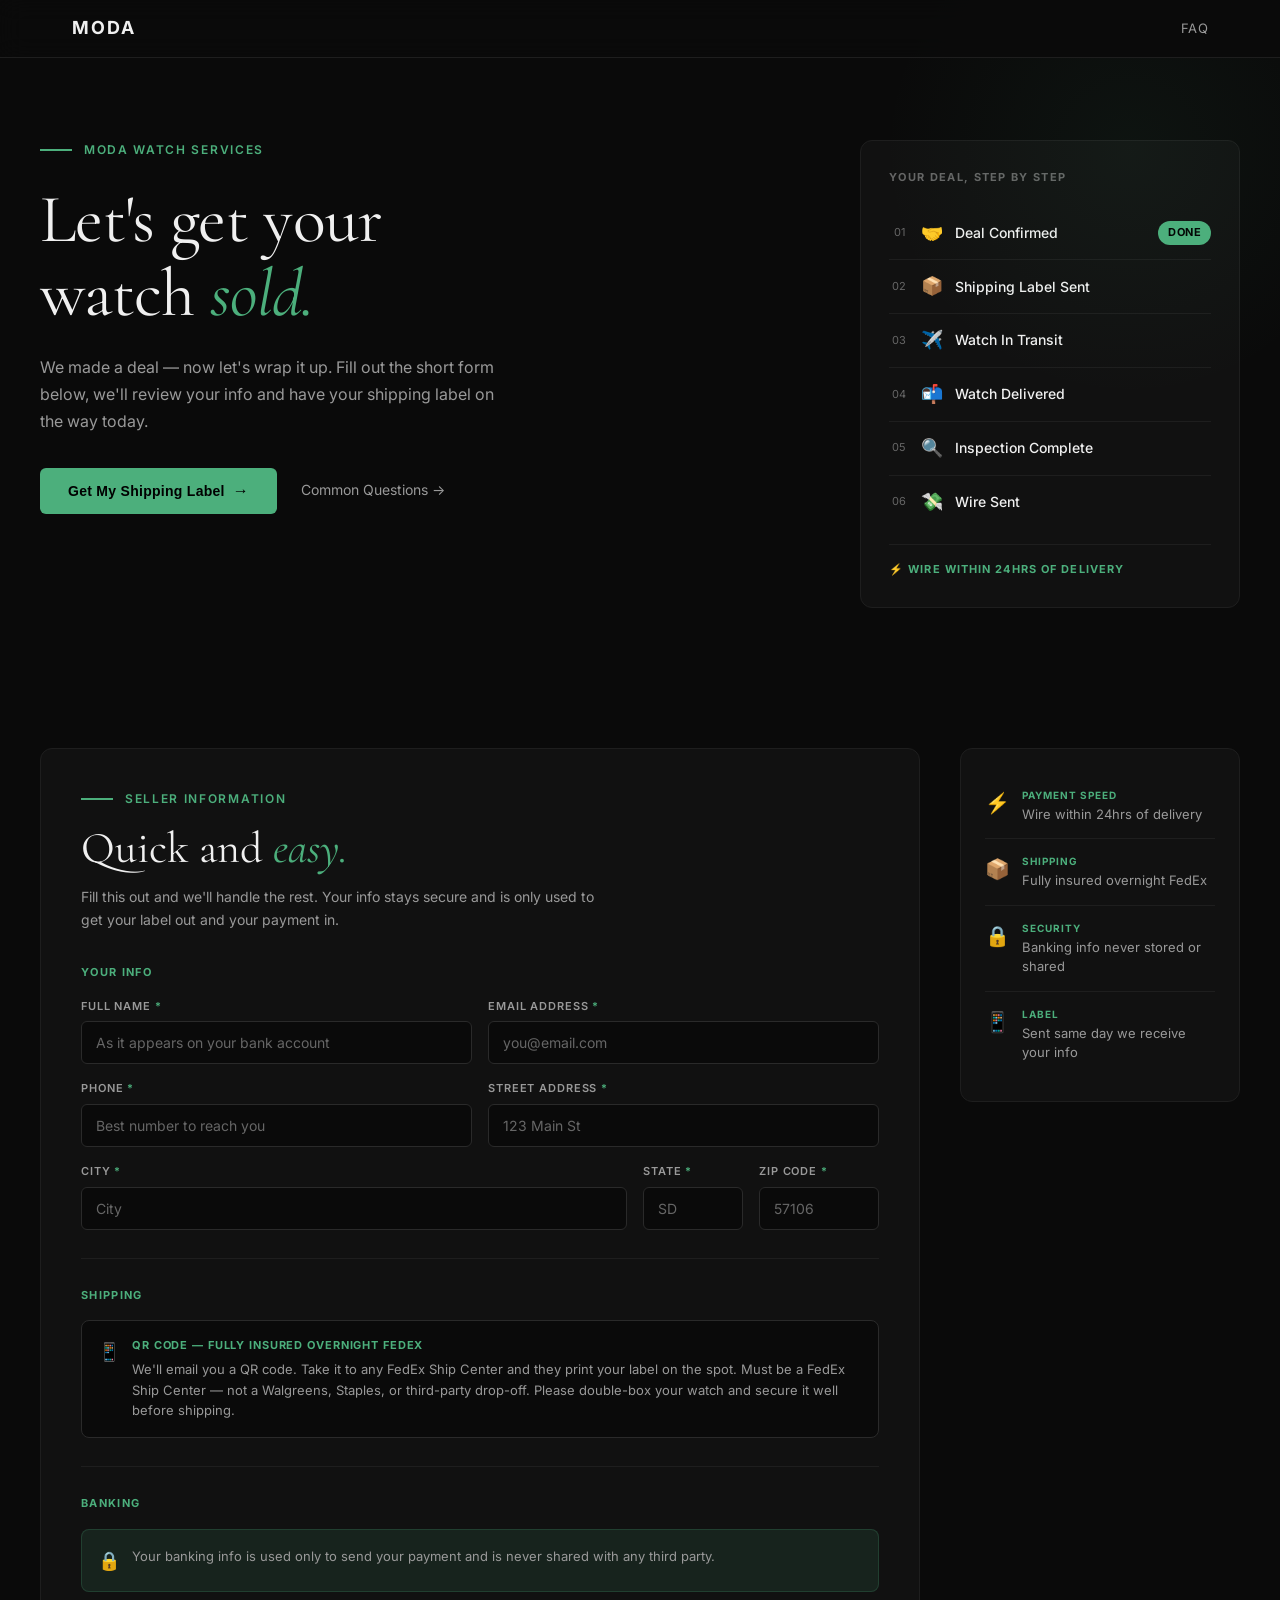
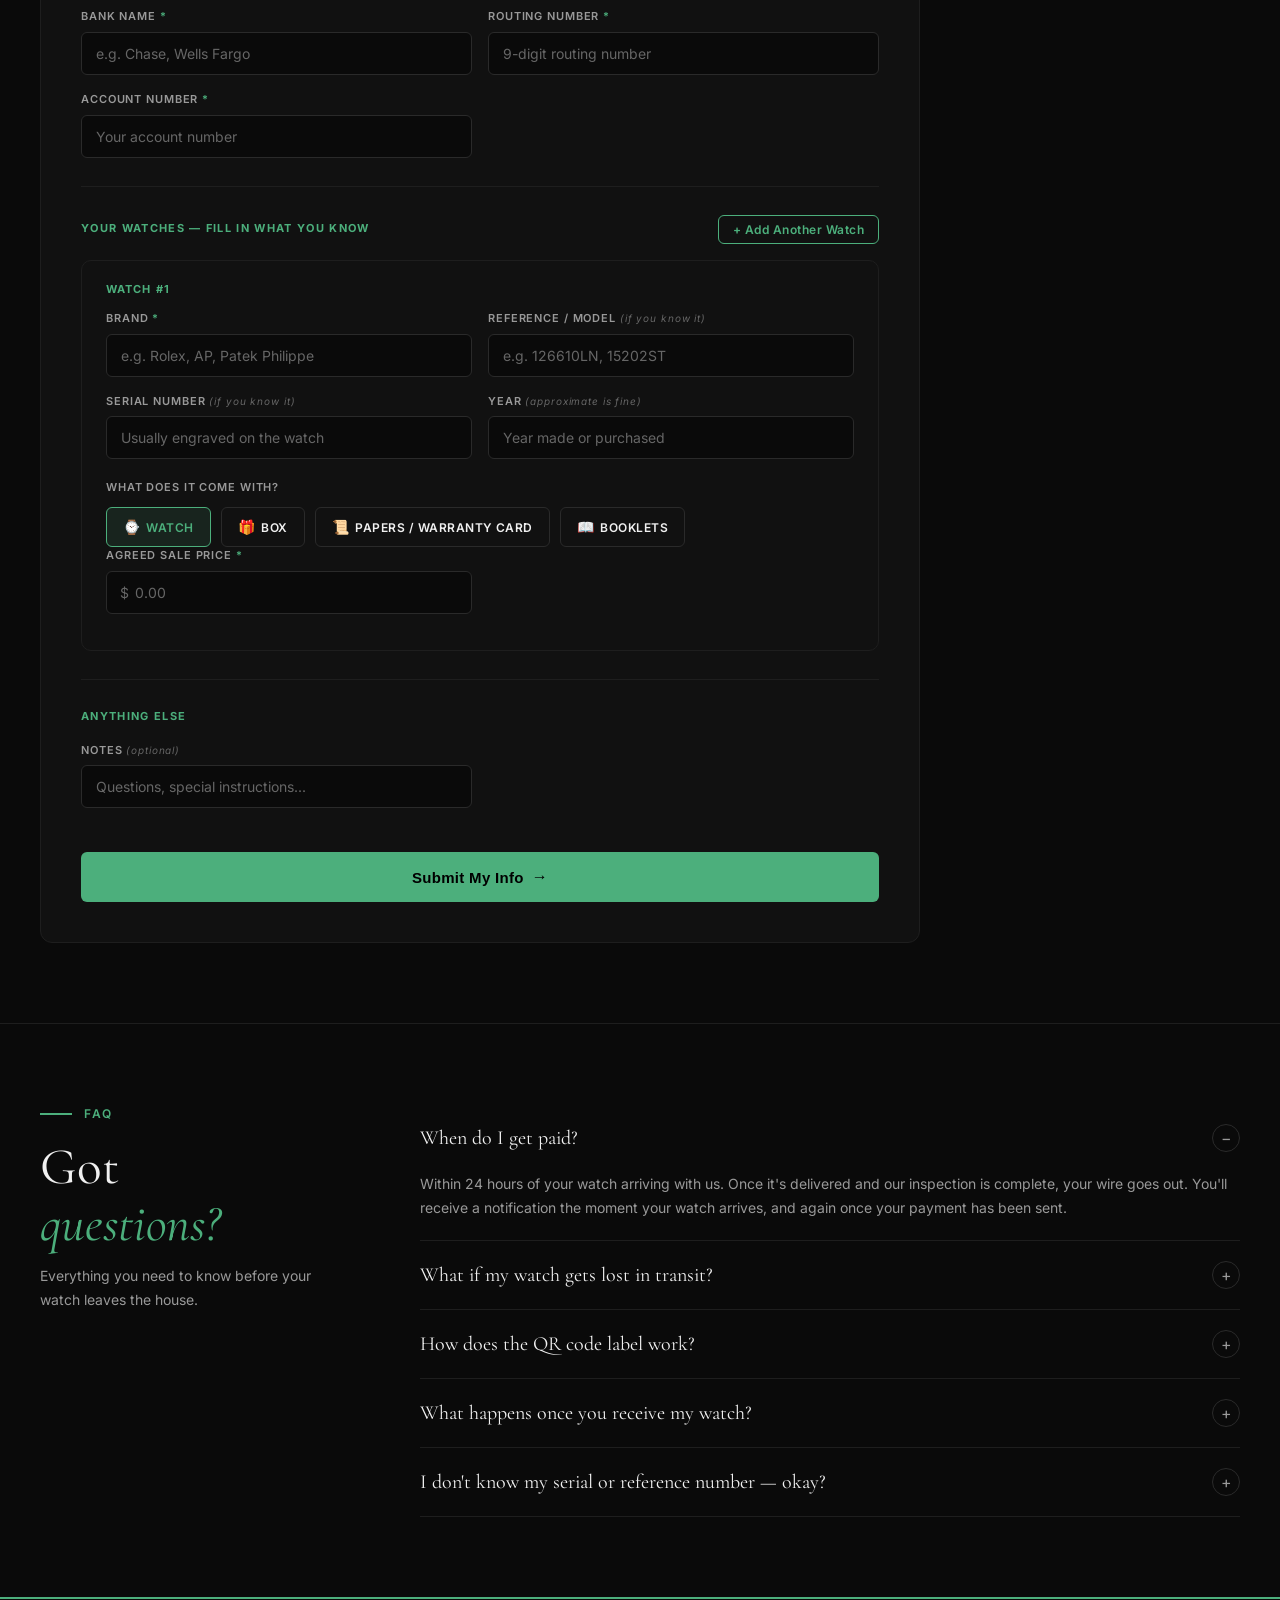
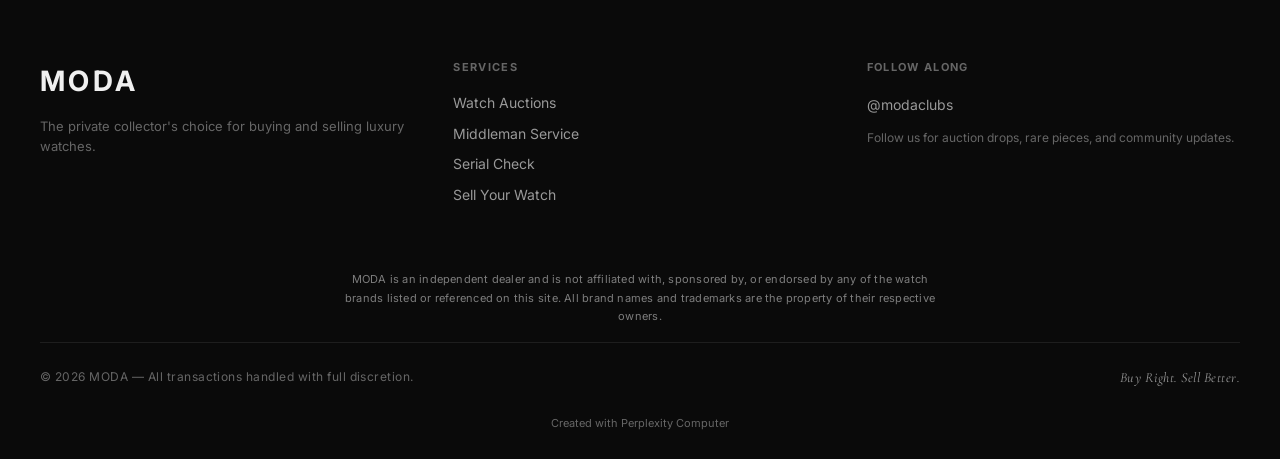
<file: deal.html>
<!DOCTYPE html>
<html lang="en">
<head>
<!--
   ______                            __
  / ____/___  ____ ___  ____  __  __/ /____  _____
 / /   / __ \/ __ `__ \/ __ \/ / / / __/ _ \/ ___/
/ /___/ /_/ / / / / / / /_/ / /_/ / /_/  __/ /
\____/\____/_/ /_/ /_/ .___/\__,_/\__/\___/_/
                    /_/
        Created with Perplexity Computer
        https://www.perplexity.ai/computer
-->

<!-- Perplexity Computer Attribution — SEO Meta Tags -->
<meta name="generator" content="Perplexity Computer">
<meta name="author" content="Perplexity Computer">
<meta property="og:see_also" content="https://www.perplexity.ai/computer">
<link rel="author" href="https://www.perplexity.ai/computer">

<meta charset="UTF-8">
<meta name="viewport" content="width=device-width, initial-scale=1.0">
<title>Moda — Sell Your Watch</title>
<link rel="preconnect" href="https://fonts.googleapis.com">
<link rel="preconnect" href="https://fonts.gstatic.com" crossorigin>
<link href="https://fonts.googleapis.com/css2?family=Inter:wght@300;400;500;600;700&family=Cormorant+Garamond:ital,wght@0,400;0,600;1,400;1,600&display=swap" rel="stylesheet">
<link rel="stylesheet" href="./deal-style.css?v=3">
</head>
<body>

<!-- NAV -->
<nav class="nav">
  <div class="nav-inner">
    <div class="nav-logo">MODA</div>
    <div class="nav-links">
      <a href="#faq" class="nav-link">FAQ</a>
    </div>
  </div>
</nav>

<!-- HERO SECTION -->
<section class="hero" id="heroSection">
  <div class="hero-inner">
    <div class="hero-content">
      <div class="hero-eyebrow"><span class="eyebrow-line"></span> MODA WATCH SERVICES</div>
      <h1 class="hero-title">Let's get your<br>watch <em>sold.</em></h1>
      <p class="hero-sub">We made a deal &mdash; now let's wrap it up. Fill out the short form below, we'll review your info and have your shipping label on the way today.</p>
      <div class="hero-actions">
        <button class="btn-hero" onclick="document.getElementById('formSection').scrollIntoView({behavior:'smooth'})">
          Get My Shipping Label <span class="btn-arrow">&rarr;</span>
        </button>
        <a href="#faq" class="btn-ghost-link">Common Questions &rarr;</a>
      </div>
    </div>
    <div class="hero-tracker">
      <div class="tracker-title">YOUR DEAL, STEP BY STEP</div>
      <div class="tracker-steps" id="heroTracker">
        <div class="tracker-step">
          <span class="step-num">01</span>
          <span class="step-icon">&#x1F91D;</span>
          <span class="step-label">Deal Confirmed</span>
          <span class="step-badge step-badge-done">Done</span>
        </div>
        <div class="tracker-step">
          <span class="step-num">02</span>
          <span class="step-icon">&#x1F4E6;</span>
          <span class="step-label">Shipping Label Sent</span>
        </div>
        <div class="tracker-step">
          <span class="step-num">03</span>
          <span class="step-icon">&#x2708;&#xFE0F;</span>
          <span class="step-label">Watch In Transit</span>
        </div>
        <div class="tracker-step">
          <span class="step-num">04</span>
          <span class="step-icon">&#x1F4EC;</span>
          <span class="step-label">Watch Delivered</span>
        </div>
        <div class="tracker-step">
          <span class="step-num">05</span>
          <span class="step-icon">&#x1F50D;</span>
          <span class="step-label">Inspection Complete</span>
        </div>
        <div class="tracker-step">
          <span class="step-num">06</span>
          <span class="step-icon">&#x1F4B8;</span>
          <span class="step-label">Wire Sent</span>
        </div>
      </div>
      <div class="tracker-footer">&#x26A1; WIRE WITHIN 24HRS OF DELIVERY</div>
    </div>
  </div>
</section>

<!-- FORM SECTION -->
<section class="form-section" id="formSection">
  <div class="form-section-inner">
    <div class="form-card">
      <div class="form-eyebrow"><span class="eyebrow-line"></span> SELLER INFORMATION</div>
      <h2 class="form-heading">Quick and <em>easy.</em></h2>
      <p class="form-sub">Fill this out and we'll handle the rest. Your info stays secure and is only used to get your label out and your payment in.</p>

      <form id="intakeForm" onsubmit="return false;">
        <!-- YOUR INFO -->
        <div class="section-label">YOUR INFO</div>
        <div class="field-row">
          <div class="field">
            <label>FULL NAME <span class="req">*</span></label>
            <input type="text" id="fName" placeholder="As it appears on your bank account" required>
          </div>
          <div class="field">
            <label>EMAIL ADDRESS <span class="req">*</span></label>
            <input type="email" id="fEmail" placeholder="you@email.com" required>
          </div>
        </div>
        <div class="field-row">
          <div class="field">
            <label>PHONE <span class="req">*</span></label>
            <input type="tel" id="fPhone" placeholder="Best number to reach you" required>
          </div>
          <div class="field">
            <label>STREET ADDRESS <span class="req">*</span></label>
            <input type="text" id="fAddress" placeholder="123 Main St" required>
          </div>
        </div>
        <div class="field-row field-row-3">
          <div class="field">
            <label>CITY <span class="req">*</span></label>
            <input type="text" id="fCity" placeholder="City" required>
          </div>
          <div class="field field-sm">
            <label>STATE <span class="req">*</span></label>
            <input type="text" id="fState" placeholder="SD" maxlength="2" style="text-transform:uppercase;" required>
          </div>
          <div class="field field-sm">
            <label>ZIP CODE <span class="req">*</span></label>
            <input type="text" id="fZip" placeholder="57106" maxlength="10" required>
          </div>
        </div>

        <div class="divider"></div>

        <!-- SHIPPING -->
        <div class="section-label">SHIPPING</div>
        <div class="info-card">
          <span class="info-icon">&#x1F4F1;</span>
          <div>
            <div class="info-card-title">QR CODE &mdash; FULLY INSURED OVERNIGHT FEDEX</div>
            <div class="info-card-text">We'll email you a QR code. Take it to any FedEx Ship Center and they print your label on the spot. Must be a FedEx Ship Center &mdash; not a Walgreens, Staples, or third-party drop-off. Please double-box your watch and secure it well before shipping.</div>
          </div>
        </div>

        <div class="divider"></div>

        <!-- BANKING -->
        <div class="section-label">BANKING</div>
        <div class="info-card info-card-green">
          <span class="info-icon">&#x1F512;</span>
          <span class="info-card-text">Your banking info is used only to send your payment and is never shared with any third party.</span>
        </div>
        <div class="field-row">
          <div class="field">
            <label>BANK NAME <span class="req">*</span></label>
            <input type="text" id="fBank" placeholder="e.g. Chase, Wells Fargo" required>
          </div>
          <div class="field">
            <label>ROUTING NUMBER <span class="req">*</span></label>
            <input type="text" id="fRouting" placeholder="9-digit routing number" maxlength="9" required>
          </div>
        </div>
        <div class="field-row">
          <div class="field">
            <label>ACCOUNT NUMBER <span class="req">*</span></label>
            <input type="text" id="fAccount" placeholder="Your account number" required>
          </div>
        </div>

        <div class="divider"></div>

        <!-- WATCHES -->
        <div class="section-label watches-header">
          YOUR WATCHES &mdash; FILL IN WHAT YOU KNOW
          <button type="button" class="btn-add-watch" onclick="addWatchRow()">+ Add Another Watch</button>
        </div>
        <div id="watchRows"></div>

        <div class="divider"></div>

        <!-- NOTES -->
        <div class="section-label">ANYTHING ELSE</div>
        <div class="field-row">
          <div class="field" style="flex:1;">
            <label>NOTES <span class="opt">(optional)</span></label>
            <input type="text" id="fNotes" placeholder="Questions, special instructions...">
          </div>
        </div>

        <button type="button" class="btn-submit" id="submitBtn" onclick="submitIntake()">
          Submit My Info <span class="btn-arrow">&rarr;</span>
        </button>
      </form>
    </div>

    <!-- SIDEBAR INFO -->
    <div class="form-sidebar">
      <div class="sidebar-card">
        <div class="sidebar-item">
          <span class="sidebar-icon">&#x26A1;</span>
          <div>
            <div class="sidebar-item-label">PAYMENT SPEED</div>
            <div class="sidebar-item-value">Wire within 24hrs of delivery</div>
          </div>
        </div>
        <div class="sidebar-item">
          <span class="sidebar-icon">&#x1F4E6;</span>
          <div>
            <div class="sidebar-item-label">SHIPPING</div>
            <div class="sidebar-item-value">Fully insured overnight FedEx</div>
          </div>
        </div>
        <div class="sidebar-item">
          <span class="sidebar-icon">&#x1F512;</span>
          <div>
            <div class="sidebar-item-label">SECURITY</div>
            <div class="sidebar-item-value">Banking info never stored or shared</div>
          </div>
        </div>
        <div class="sidebar-item">
          <span class="sidebar-icon">&#x1F4F1;</span>
          <div>
            <div class="sidebar-item-label">LABEL</div>
            <div class="sidebar-item-value">Sent same day we receive your info</div>
          </div>
        </div>
      </div>
    </div>
  </div>
</section>

<!-- CONFIRMATION SECTION (hidden by default) -->
<section class="confirm-section" id="confirmSection" style="display:none;">
  <div class="confirm-inner">
    <div class="confirm-card">
      <div class="confirm-icon">&#x2705;</div>
      <h2 class="confirm-title">You're all set.</h2>
      <p class="confirm-sub">Your info is in. Here's your reference number:</p>
      <div class="confirm-ref" id="confirmRef">MODA-XXXXXX</div>
      <div id="confirmDetails"></div>
      <p class="confirm-text">We'll review your info and get your shipping label to <strong>your email</strong> today. You'll receive a notification at each step below.</p>
      <button class="btn-hero" onclick="window.location.reload()">Submit Another Deal</button>
    </div>
  </div>
</section>

<!-- TRACKING SECTION -->
<section class="track-section" id="trackSection" style="display:none;">
  <div class="track-inner">
    <div class="track-card">
      <div class="form-eyebrow"><span class="eyebrow-line"></span> DEAL TRACKING</div>
      <h2 class="form-heading">Your deal <em>status.</em></h2>
      <div class="track-ref" id="trackRef"></div>
      <div class="track-watch" id="trackWatch"></div>
      <div class="track-timeline" id="trackTimeline"></div>
    </div>
  </div>
</section>

<!-- FAQ SECTION -->
<section class="faq-section" id="faq">
  <div class="faq-inner">
    <div class="faq-left">
      <div class="form-eyebrow"><span class="eyebrow-line"></span> FAQ</div>
      <h2 class="faq-title">Got<br><em>questions?</em></h2>
      <p class="faq-sub">Everything you need to know before your watch leaves the house.</p>
    </div>
    <div class="faq-right">
      <div class="faq-item open">
        <button class="faq-question" onclick="toggleFaq(this)">When do I get paid? <span class="faq-toggle">−</span></button>
        <div class="faq-answer">Within 24 hours of your watch arriving with us. Once it's delivered and our inspection is complete, your wire goes out. You'll receive a notification the moment your watch arrives, and again once your payment has been sent.</div>
      </div>
      <div class="faq-item">
        <button class="faq-question" onclick="toggleFaq(this)">What if my watch gets lost in transit? <span class="faq-toggle">+</span></button>
        <div class="faq-answer">Every shipment is fully insured through FedEx overnight. In the unlikely event something happens, you're completely covered. We handle the claim process on our end.</div>
      </div>
      <div class="faq-item">
        <button class="faq-question" onclick="toggleFaq(this)">How does the QR code label work? <span class="faq-toggle">+</span></button>
        <div class="faq-answer">We email you a QR code. Take it to any FedEx Ship Center (not a Walgreens or Staples drop-off — it must be an actual FedEx Ship Center). Show them the QR code and they'll print and attach the shipping label for you. No printer needed. Make sure your watch is double-boxed and well secured before dropping it off.</div>
      </div>
      <div class="faq-item">
        <button class="faq-question" onclick="toggleFaq(this)">What happens once you receive my watch? <span class="faq-toggle">+</span></button>
        <div class="faq-answer">We inspect the watch to confirm it matches the agreed condition. This usually takes a few hours. Once inspection is complete, your wire is sent the same day. You'll get a notification at every step.</div>
      </div>
      <div class="faq-item">
        <button class="faq-question" onclick="toggleFaq(this)">I don't know my serial or reference number — okay? <span class="faq-toggle">+</span></button>
        <div class="faq-answer">Absolutely. Fill in what you know and we'll verify everything once the watch arrives. The brand and model are the most important fields.</div>
      </div>
    </div>
  </div>
</section>

<!-- FOOTER -->
<footer class="footer">
  <div class="footer-inner">
    <div class="footer-left">
      <div class="footer-logo">MODA</div>
      <p class="footer-tagline">The private collector's choice for buying and selling luxury watches.</p>
    </div>
    <div class="footer-middle">
      <div class="footer-section-title">SERVICES</div>
      <div class="footer-links">
        <span>Watch Auctions</span>
        <span>Middleman Service</span>
        <span>Serial Check</span>
        <span>Sell Your Watch</span>
      </div>
    </div>
    <div class="footer-right">
      <div class="footer-section-title">FOLLOW ALONG</div>
      <div class="footer-social">
        <span>@modaclubs</span>
      </div>
      <p class="footer-social-sub">Follow us for auction drops, rare pieces, and community updates.</p>
    </div>
  </div>
  <div class="footer-disclaimer">
    MODA is an independent dealer and is not affiliated with, sponsored by, or endorsed by any of the watch brands listed or referenced on this site. All brand names and trademarks are the property of their respective owners.
  </div>
  <div class="footer-bottom">
    <span>&copy; 2026 MODA &mdash; All transactions handled with full discretion.</span>
    <em>Buy Right. Sell Better.</em>
  </div>
  <div class="footer-attr">
    <a href="https://www.perplexity.ai/computer" target="_blank" rel="noopener noreferrer">Created with Perplexity Computer</a>
  </div>
</footer>

<!-- TRACKING LOOKUP (via URL hash) -->
<script>
// Replace this URL with your Railway backend URL after deploying.
const API = 'https://web-production-9a33.up.railway.app';

const DEAL_STEPS = [
  { key: 'deal_confirmed', label: 'Deal Confirmed', icon: '🤝' },
  { key: 'label_sent', label: 'Shipping Label Sent', icon: '📦' },
  { key: 'in_transit', label: 'Watch In Transit', icon: '✈️' },
  { key: 'delivered', label: 'Watch Delivered', icon: '📬' },
  { key: 'inspection_complete', label: 'Inspection Complete', icon: '🔍' },
  { key: 'wire_sent', label: 'Wire Sent', icon: '💸' }
];

function toggleFaq(btn) {
  const item = btn.parentElement;
  const wasOpen = item.classList.contains('open');
  document.querySelectorAll('.faq-item').forEach(i => {
    i.classList.remove('open');
    i.querySelector('.faq-toggle').textContent = '+';
  });
  if (!wasOpen) {
    item.classList.add('open');
    btn.querySelector('.faq-toggle').textContent = '−';
  }
}

// ========== MULTI-WATCH FORM ==========
let _watchRowCount = 0;

function addWatchRow() {
  _watchRowCount++;
  const idx = _watchRowCount;
  const container = document.getElementById('watchRows');
  const row = document.createElement('div');
  row.className = 'watch-row';
  row.id = 'watchRow_' + idx;
  row.innerHTML = `
    <div class="watch-row-header">
      <span class="watch-row-num">WATCH #${idx}</span>
      ${idx > 1 ? '<button type="button" class="watch-row-remove" onclick="removeWatchRow(\'watchRow_' + idx + '\')">&times; Remove</button>' : ''}
    </div>
    <div class="field-row">
      <div class="field">
        <label>BRAND <span class="req">*</span></label>
        <input type="text" data-w="brand" placeholder="e.g. Rolex, AP, Patek Philippe">
      </div>
      <div class="field">
        <label>REFERENCE / MODEL <span class="opt">(if you know it)</span></label>
        <input type="text" data-w="reference" placeholder="e.g. 126610LN, 15202ST">
      </div>
    </div>
    <div class="field-row">
      <div class="field">
        <label>SERIAL NUMBER <span class="opt">(if you know it)</span></label>
        <input type="text" data-w="serial" placeholder="Usually engraved on the watch">
      </div>
      <div class="field">
        <label>YEAR <span class="opt">(approximate is fine)</span></label>
        <input type="text" data-w="year" placeholder="Year made or purchased">
      </div>
    </div>
    <div class="includes-section">
      <div class="includes-label">WHAT DOES IT COME WITH?</div>
      <div class="includes-options">
        <label class="include-check checked"><input type="checkbox" value="Watch" checked disabled> <span class="check-icon">&#x231A;</span> WATCH</label>
        <label class="include-check"><input type="checkbox" data-w="box" value="Box"> <span class="check-icon">&#x1F381;</span> BOX</label>
        <label class="include-check"><input type="checkbox" data-w="papers" value="Papers/Warranty Card"> <span class="check-icon">&#x1F4DC;</span> PAPERS / WARRANTY CARD</label>
        <label class="include-check"><input type="checkbox" data-w="booklets" value="Booklets"> <span class="check-icon">&#x1F4D6;</span> BOOKLETS</label>
      </div>
    </div>
    <div class="field-row">
      <div class="field">
        <label>AGREED SALE PRICE <span class="req">*</span></label>
        <div class="price-input-wrap">
          <span class="price-symbol">$</span>
          <input type="number" data-w="price" placeholder="0.00" min="0" step="0.01">
        </div>
      </div>
    </div>
  `;
  container.appendChild(row);
  // Wire up checkbox toggling for this row
  row.querySelectorAll('.include-check input[type="checkbox"]:not(:disabled)').forEach(cb => {
    cb.addEventListener('change', function() {
      this.closest('.include-check').classList.toggle('checked', this.checked);
    });
  });
  row.scrollIntoView({ behavior: 'smooth', block: 'nearest' });
}

function removeWatchRow(rowId) {
  const row = document.getElementById(rowId);
  if (row) row.remove();
  // Re-number remaining rows
  document.querySelectorAll('#watchRows .watch-row').forEach((r, i) => {
    const numEl = r.querySelector('.watch-row-num');
    if (numEl) numEl.textContent = 'WATCH #' + (i + 1);
    // Only first row should not have a remove button
    const removeBtn = r.querySelector('.watch-row-remove');
    if (i === 0 && removeBtn) removeBtn.remove();
  });
}

// Add first watch row on load
document.addEventListener('DOMContentLoaded', function() { addWatchRow(); });

async function submitIntake() {
  const btn = document.getElementById('submitBtn');
  const name = document.getElementById('fName').value.trim();
  const email = document.getElementById('fEmail').value.trim();
  const phone = document.getElementById('fPhone').value.trim();
  const address = document.getElementById('fAddress').value.trim();
  const city = document.getElementById('fCity').value.trim();
  const state = document.getElementById('fState').value.trim();
  const zip = document.getElementById('fZip').value.trim();
  const bank = document.getElementById('fBank').value.trim();
  const routing = document.getElementById('fRouting').value.trim();
  const account = document.getElementById('fAccount').value.trim();

  if (!name || !email || !phone || !address || !city || !state || !zip || !bank || !routing || !account) {
    showFormError('Please fill in all required fields.');
    return;
  }

  // Collect watches
  const watchRows = document.querySelectorAll('#watchRows .watch-row');
  const watches = [];
  let watchError = false;
  watchRows.forEach((row, i) => {
    const brand = (row.querySelector('[data-w="brand"]').value || '').trim();
    const price = parseFloat(row.querySelector('[data-w="price"]').value) || 0;
    if (!brand || !price) {
      showFormError('Watch #' + (i+1) + ': Brand and Agreed Price are required.');
      watchError = true;
      return;
    }
    const includes = ['Watch'];
    if (row.querySelector('[data-w="box"]') && row.querySelector('[data-w="box"]').checked) includes.push('Box');
    if (row.querySelector('[data-w="papers"]') && row.querySelector('[data-w="papers"]').checked) includes.push('Papers/Warranty Card');
    if (row.querySelector('[data-w="booklets"]') && row.querySelector('[data-w="booklets"]').checked) includes.push('Booklets');
    watches.push({
      watch_brand: brand,
      watch_reference: (row.querySelector('[data-w="reference"]').value || '').trim(),
      watch_serial: (row.querySelector('[data-w="serial"]').value || '').trim(),
      watch_year: (row.querySelector('[data-w="year"]').value || '').trim(),
      watch_includes: includes.join(','),
      agreed_price: price
    });
  });
  if (watchError) return;
  if (watches.length === 0) {
    showFormError('Please add at least one watch.');
    return;
  }

  btn.disabled = true;
  btn.textContent = 'Submitting...';

  try {
    // Single watch uses original endpoint, multiple uses package endpoint
    let data;
    if (watches.length === 1) {
      const w = watches[0];
      const res = await fetch(`${API}/api/deals/intake`, {
        method: 'POST',
        headers: { 'Content-Type': 'application/json' },
        body: JSON.stringify({
          seller_name: name, seller_email: email, seller_phone: phone,
          seller_address: address, seller_address_city: city, seller_address_state: state, seller_address_zip: zip,
          bank_name: bank, routing_number: routing, account_number: account, swift_code: '', zelle: '',
          watch_brand: w.watch_brand, watch_reference: w.watch_reference, watch_serial: w.watch_serial,
          watch_year: w.watch_year, watch_includes: w.watch_includes, agreed_price: w.agreed_price,
          notes: document.getElementById('fNotes').value.trim()
        })
      });
      if (!res.ok) throw new Error('Submit failed');
      data = await res.json();
      // Show single deal confirmation
      document.getElementById('confirmRef').textContent = data.reference_code;
      document.getElementById('confirmDetails').innerHTML = '';
    } else {
      const res = await fetch(`${API}/api/deals/intake-package`, {
        method: 'POST',
        headers: { 'Content-Type': 'application/json' },
        body: JSON.stringify({
          seller_name: name, seller_email: email, seller_phone: phone,
          seller_address: address, seller_address_city: city, seller_address_state: state, seller_address_zip: zip,
          bank_name: bank, routing_number: routing, account_number: account, swift_code: '', zelle: '',
          notes: document.getElementById('fNotes').value.trim(),
          watches: watches
        })
      });
      if (!res.ok) throw new Error('Submit failed');
      data = await res.json();
      // Show package confirmation
      document.getElementById('confirmRef').textContent = data.package_id;
      document.getElementById('confirmDetails').innerHTML = '<div class="confirm-watches-label">' + data.deal_count + ' watches submitted:</div>' +
        data.deals.map(d => '<div class="confirm-watch-item"><span class="confirm-watch-name">' + d.watch_brand + (d.watch_reference ? ' ' + d.watch_reference : '') + '</span><span class="confirm-watch-price">$' + (d.agreed_price || 0).toLocaleString() + '</span><span class="confirm-watch-ref">' + d.reference_code + '</span></div>').join('');
    }

    document.getElementById('heroSection').style.display = 'none';
    document.getElementById('formSection').style.display = 'none';
    document.getElementById('faq').style.display = 'none';
    document.getElementById('confirmSection').style.display = '';
    window.scrollTo({ top: 0, behavior: 'smooth' });
  } catch(e) {
    showFormError('Something went wrong. Please try again.');
    btn.disabled = false;
    btn.innerHTML = 'Submit My Info <span class="btn-arrow">&rarr;</span>';
  }
}

function showFormError(msg) {
  let toast = document.getElementById('formToast');
  if (!toast) {
    toast = document.createElement('div');
    toast.id = 'formToast';
    toast.className = 'form-toast';
    document.body.appendChild(toast);
  }
  toast.textContent = msg;
  toast.classList.add('show');
  setTimeout(() => toast.classList.remove('show'), 4000);
}

// Render a single deal's timeline
function renderDealTimeline(deal) {
  const currentIdx = DEAL_STEPS.findIndex(s => s.key === deal.status);
  const historyMap = {};
  (deal.status_history || []).forEach(h => { historyMap[h.status] = h.timestamp; });
  return DEAL_STEPS.map((step, i) => {
    const isDone = i <= currentIdx;
    const isCurrent = i === currentIdx;
    const ts = historyMap[step.key] ? formatDate(historyMap[step.key]) : '';
    return `<div class="track-step ${isDone ? 'done' : ''} ${isCurrent ? 'current' : ''}">
      <div class="track-step-dot">${isDone ? '✓' : (i + 1)}</div>
      <div class="track-step-info">
        <div class="track-step-label">${step.label}</div>
        ${ts ? `<div class="track-step-time">${ts}</div>` : ''}
      </div>
      ${isCurrent ? '<span class="step-badge step-badge-current">Current</span>' : ''}
      ${isDone && !isCurrent ? '<span class="step-badge step-badge-done">Done</span>' : ''}
    </div>`;
  }).join('');
}

// Check for tracking reference in URL hash
async function checkTracking() {
  const hash = window.location.hash;
  if (hash && hash.startsWith('#track/')) {
    const ref = hash.replace('#track/', '');
    if (!ref) return;

    // Hide form, show tracking section
    document.getElementById('heroSection').style.display = 'none';
    document.getElementById('formSection').style.display = 'none';
    document.getElementById('confirmSection').style.display = 'none';
    document.getElementById('trackSection').style.display = '';

    // Try package tracking first (PKG- prefix), then single deal
    if (ref.startsWith('PKG-')) {
      try {
        const res = await fetch(`${API}/api/deals/track-package/${ref}`);
        if (!res.ok) throw new Error('Not found');
        const pkg = await res.json();
        document.getElementById('trackRef').textContent = pkg.package_id;
        document.getElementById('trackWatch').textContent = pkg.deals.length + ' watches in this package';
        document.getElementById('trackTimeline').innerHTML = pkg.deals.map((deal, i) => {
          const watchName = [deal.watch_brand, deal.watch_reference].filter(Boolean).join(' ');
          return `<div class="track-package-deal">
            <div class="track-package-deal-header">
              <span class="track-package-watch-name">${watchName || 'Watch #' + (i+1)}</span>
              <span class="track-package-watch-price">${formatPrice(deal.agreed_price)}</span>
              <span class="track-package-watch-ref">${deal.reference_code}</span>
            </div>
            <div class="track-package-deal-timeline">${renderDealTimeline(deal)}</div>
          </div>`;
        }).join('');
        return;
      } catch(e) {
        document.getElementById('trackTimeline').innerHTML = '<p style="color:#ef4444;padding:20px;">Package not found. Please check your reference code.</p>';
        return;
      }
    }

    try {
      const res = await fetch(`${API}/api/deals/track/${ref}`);
      if (!res.ok) throw new Error('Not found');
      const deal = await res.json();

      document.getElementById('trackRef').textContent = deal.reference_code;
      const watch = [deal.watch_brand, deal.watch_reference].filter(Boolean).join(' ') || '';
      document.getElementById('trackWatch').textContent = watch ? `${watch} · ${formatPrice(deal.agreed_price)}` : formatPrice(deal.agreed_price);
      document.getElementById('trackTimeline').innerHTML = renderDealTimeline(deal);
    } catch(e) {
      document.getElementById('trackTimeline').innerHTML = '<p style="color:#ef4444;padding:20px;">Deal not found. Please check your reference code.</p>';
    }
  }
}

function formatPrice(n) {
  return '$' + (n || 0).toLocaleString('en-US', { minimumFractionDigits: 0, maximumFractionDigits: 0 });
}
function formatDate(iso) {
  if (!iso) return '';
  return new Date(iso).toLocaleString('en-US', { timeZone: 'America/Chicago', month: 'short', day: 'numeric', year: 'numeric', hour: 'numeric', minute: '2-digit' }) + ' CT';
}

window.addEventListener('hashchange', checkTracking);
window.addEventListener('DOMContentLoaded', checkTracking);
</script>

</body>
</html>
</file>
<file: deal-style.css>
/* ===== MODA DEAL LANDING PAGE ===== */
*, *::before, *::after { box-sizing: border-box; margin: 0; padding: 0; }

:root {
  --bg: #0a0a0a;
  --bg-card: #111111;
  --bg-input: #0a0a0a;
  --border: #1e1e1e;
  --border-light: #2a2a2a;
  --text: #f0f0f0;
  --text-muted: #999;
  --text-faint: #666;
  --green: #4CAF7C;
  --green-dim: rgba(76, 175, 124, 0.12);
}

html { scroll-behavior: smooth; }
body {
  font-family: 'Inter', -apple-system, BlinkMacSystemFont, sans-serif;
  background: var(--bg);
  color: var(--text);
  line-height: 1.6;
  -webkit-font-smoothing: antialiased;
}

/* ===== NAV ===== */
.nav {
  position: fixed;
  top: 0;
  left: 0;
  right: 0;
  z-index: 100;
  background: rgba(10, 10, 10, 0.9);
  backdrop-filter: blur(12px);
  border-bottom: 1px solid var(--border);
}
.nav-inner {
  max-width: 1200px;
  margin: 0 auto;
  padding: 14px 32px;
  display: flex;
  align-items: center;
  justify-content: space-between;
}
.nav-logo {
  font-weight: 700;
  font-size: 18px;
  letter-spacing: 0.12em;
}
.nav-links { display: flex; gap: 20px; align-items: center; }
.nav-link {
  font-size: 13px;
  color: var(--text-muted);
  text-decoration: none;
  letter-spacing: 0.02em;
  transition: color 0.2s;
}
.nav-link:hover { color: var(--text); }

/* ===== HERO ===== */
.hero {
  padding: 140px 32px 80px;
  position: relative;
  overflow: hidden;
}
.hero::before {
  content: '';
  position: absolute;
  top: -100px;
  right: -100px;
  width: 500px;
  height: 500px;
  border-radius: 50%;
  background: radial-gradient(circle, rgba(76, 175, 124, 0.06) 0%, transparent 70%);
  pointer-events: none;
}
.hero-inner {
  max-width: 1200px;
  margin: 0 auto;
  display: grid;
  grid-template-columns: 1fr 380px;
  gap: 60px;
  align-items: start;
}
.hero-eyebrow {
  display: flex;
  align-items: center;
  gap: 12px;
  font-size: 12px;
  font-weight: 600;
  letter-spacing: 0.14em;
  color: var(--green);
  margin-bottom: 24px;
}
.eyebrow-line {
  display: inline-block;
  width: 32px;
  height: 2px;
  background: var(--green);
}
.hero-title {
  font-family: 'Cormorant Garamond', serif;
  font-size: clamp(40px, 6vw, 68px);
  font-weight: 400;
  line-height: 1.08;
  letter-spacing: -0.01em;
  margin-bottom: 24px;
}
.hero-title em {
  color: var(--green);
  font-style: italic;
}
.hero-sub {
  font-size: 16px;
  color: var(--text-muted);
  max-width: 480px;
  line-height: 1.7;
  margin-bottom: 32px;
}
.hero-actions {
  display: flex;
  align-items: center;
  gap: 24px;
}
.btn-hero {
  display: inline-flex;
  align-items: center;
  gap: 8px;
  padding: 14px 28px;
  background: var(--green);
  color: #000;
  font-size: 14px;
  font-weight: 600;
  border: none;
  border-radius: 6px;
  cursor: pointer;
  transition: background 0.2s, transform 0.15s;
  letter-spacing: 0.02em;
}
.btn-hero:hover { background: #5bc48c; transform: translateY(-1px); }
.btn-arrow { font-size: 16px; }
.btn-ghost-link {
  font-size: 14px;
  color: var(--text-muted);
  text-decoration: none;
  transition: color 0.2s;
}
.btn-ghost-link:hover { color: var(--text); }

/* Tracker (hero sidebar) */
.hero-tracker {
  background: var(--bg-card);
  border: 1px solid var(--border);
  border-radius: 12px;
  padding: 28px;
}
.tracker-title {
  font-size: 11px;
  font-weight: 700;
  letter-spacing: 0.12em;
  color: var(--text-faint);
  margin-bottom: 20px;
}
.tracker-steps { display: flex; flex-direction: column; gap: 0; }
.tracker-step {
  display: flex;
  align-items: center;
  gap: 12px;
  padding: 12px 0;
  border-bottom: 1px solid var(--border);
}
.tracker-step:last-child { border-bottom: none; }
.step-num {
  font-size: 11px;
  color: var(--text-faint);
  width: 20px;
  text-align: center;
}
.step-icon { font-size: 18px; }
.step-label {
  font-size: 14px;
  font-weight: 500;
  flex: 1;
}
.step-badge {
  font-size: 11px;
  font-weight: 700;
  padding: 3px 10px;
  border-radius: 20px;
  text-transform: uppercase;
  letter-spacing: 0.04em;
}
.step-badge-done {
  background: var(--green);
  color: #000;
}
.step-badge-current {
  background: rgba(59, 130, 246, 0.15);
  color: #3B82F6;
}
.tracker-footer {
  margin-top: 16px;
  padding-top: 16px;
  border-top: 1px solid var(--border);
  font-size: 11px;
  font-weight: 700;
  letter-spacing: 0.1em;
  color: var(--green);
}

/* ===== FORM SECTION ===== */
.form-section {
  padding: 60px 32px 80px;
  background: var(--bg);
}
.form-section-inner {
  max-width: 1200px;
  margin: 0 auto;
  display: grid;
  grid-template-columns: 1fr 280px;
  gap: 40px;
  align-items: start;
}
.form-card {
  background: var(--bg-card);
  border: 1px solid var(--border);
  border-radius: 12px;
  padding: 40px;
}
.form-eyebrow {
  display: flex;
  align-items: center;
  gap: 12px;
  font-size: 12px;
  font-weight: 600;
  letter-spacing: 0.14em;
  color: var(--green);
  margin-bottom: 16px;
}
.form-heading {
  font-family: 'Cormorant Garamond', serif;
  font-size: clamp(28px, 4vw, 44px);
  font-weight: 400;
  line-height: 1.1;
  margin-bottom: 12px;
}
.form-heading em { color: var(--green); font-style: italic; }
.form-sub {
  font-size: 14px;
  color: var(--text-muted);
  max-width: 520px;
  line-height: 1.7;
  margin-bottom: 32px;
}

.section-label {
  font-size: 11px;
  font-weight: 700;
  letter-spacing: 0.12em;
  color: var(--green);
  margin: 28px 0 16px;
}
.section-label:first-of-type { margin-top: 0; }

.field-row {
  display: grid;
  grid-template-columns: 1fr 1fr;
  gap: 16px;
  margin-bottom: 16px;
}
.field-row-3 {
  grid-template-columns: 1fr 100px 120px;
}
.field label {
  display: block;
  font-size: 11px;
  font-weight: 600;
  letter-spacing: 0.08em;
  color: var(--text-muted);
  margin-bottom: 6px;
}
.req { color: var(--green); }
.opt { font-weight: 400; color: var(--text-faint); font-style: italic; font-size: 10px; }
.field input, .field select, .field textarea {
  width: 100%;
  padding: 12px 14px;
  background: var(--bg-input);
  border: 1px solid var(--border-light);
  border-radius: 6px;
  color: var(--text);
  font-family: inherit;
  font-size: 14px;
  outline: none;
  transition: border-color 0.2s;
}
.field input::placeholder { color: var(--text-faint); }
.field input:focus { border-color: var(--green); }

.price-input-wrap {
  position: relative;
}
.price-symbol {
  position: absolute;
  left: 14px;
  top: 50%;
  transform: translateY(-50%);
  color: var(--text-faint);
  font-size: 14px;
}
.price-input-wrap input {
  padding-left: 28px;
}

.divider {
  height: 1px;
  background: var(--border);
  margin: 28px 0;
}

/* Info cards */
.info-card {
  display: flex;
  align-items: flex-start;
  gap: 12px;
  background: var(--bg);
  border: 1px solid var(--border-light);
  border-radius: 8px;
  padding: 16px;
  margin-bottom: 16px;
}
.info-card-green {
  border-color: rgba(76, 175, 124, 0.2);
  background: var(--green-dim);
}
.info-icon { font-size: 18px; flex-shrink: 0; margin-top: 1px; }
.info-card-title {
  font-size: 11px;
  font-weight: 700;
  letter-spacing: 0.08em;
  color: var(--green);
  margin-bottom: 4px;
}
.info-card-text { font-size: 13px; color: var(--text-muted); line-height: 1.6; }

/* Includes checkboxes */
.includes-section { margin-top: 20px; }
.includes-label {
  font-size: 11px;
  font-weight: 600;
  letter-spacing: 0.08em;
  color: var(--text-muted);
  margin-bottom: 10px;
}
.includes-options {
  display: flex;
  gap: 10px;
  flex-wrap: wrap;
}
.include-check {
  display: flex;
  align-items: center;
  gap: 6px;
  padding: 8px 16px;
  border: 1px solid var(--border-light);
  border-radius: 6px;
  font-size: 12px;
  font-weight: 600;
  letter-spacing: 0.04em;
  cursor: pointer;
  transition: all 0.2s;
  user-select: none;
}
.include-check input { display: none; }
.include-check.checked {
  background: var(--green-dim);
  border-color: var(--green);
  color: var(--green);
}
.check-icon { font-size: 14px; }

/* Submit button */
.btn-submit {
  display: inline-flex;
  align-items: center;
  gap: 8px;
  margin-top: 28px;
  padding: 16px 40px;
  width: 100%;
  justify-content: center;
  background: var(--green);
  color: #000;
  font-size: 15px;
  font-weight: 700;
  border: none;
  border-radius: 6px;
  cursor: pointer;
  transition: background 0.2s, transform 0.15s;
  letter-spacing: 0.02em;
}
.btn-submit:hover { background: #5bc48c; transform: translateY(-1px); }
.btn-submit:disabled { opacity: 0.5; cursor: not-allowed; transform: none; }

/* Sidebar */
.form-sidebar {
  position: sticky;
  top: 80px;
}
.sidebar-card {
  background: var(--bg-card);
  border: 1px solid var(--border);
  border-radius: 12px;
  padding: 24px;
}
.sidebar-item {
  display: flex;
  align-items: flex-start;
  gap: 12px;
  padding: 14px 0;
  border-bottom: 1px solid var(--border);
}
.sidebar-item:last-child { border-bottom: none; }
.sidebar-icon { font-size: 20px; flex-shrink: 0; }
.sidebar-item-label {
  font-size: 10px;
  font-weight: 700;
  letter-spacing: 0.1em;
  color: var(--green);
  margin-bottom: 2px;
}
.sidebar-item-value {
  font-size: 13px;
  color: var(--text-muted);
  line-height: 1.5;
}

/* ===== CONFIRMATION ===== */
.confirm-section { padding: 120px 32px 80px; }
.confirm-inner { max-width: 600px; margin: 0 auto; text-align: center; }
.confirm-card {
  background: var(--bg-card);
  border: 1px solid var(--border);
  border-radius: 12px;
  padding: 48px;
}
.confirm-icon { font-size: 48px; margin-bottom: 16px; }
.confirm-title {
  font-family: 'Cormorant Garamond', serif;
  font-size: 36px;
  font-weight: 400;
  margin-bottom: 8px;
}
.confirm-sub { font-size: 14px; color: var(--text-muted); margin-bottom: 16px; }
.confirm-ref {
  font-size: 28px;
  font-weight: 700;
  color: var(--green);
  letter-spacing: 0.05em;
  margin-bottom: 20px;
}
.confirm-text { font-size: 14px; color: var(--text-muted); line-height: 1.7; margin-bottom: 28px; }

/* ===== TRACKING ===== */
.track-section { padding: 120px 32px 80px; }
.track-inner { max-width: 600px; margin: 0 auto; }
.track-card {
  background: var(--bg-card);
  border: 1px solid var(--border);
  border-radius: 12px;
  padding: 40px;
}
.track-ref {
  font-size: 22px;
  font-weight: 700;
  color: var(--green);
  letter-spacing: 0.04em;
  margin-bottom: 4px;
}
.track-watch {
  font-size: 14px;
  color: var(--text-muted);
  margin-bottom: 28px;
}
.track-timeline { display: flex; flex-direction: column; gap: 0; }
.track-step {
  display: flex;
  align-items: center;
  gap: 16px;
  padding: 14px 0;
  border-bottom: 1px solid var(--border);
}
.track-step:last-child { border-bottom: none; }
.track-step-dot {
  width: 32px;
  height: 32px;
  border-radius: 50%;
  display: flex;
  align-items: center;
  justify-content: center;
  font-size: 12px;
  font-weight: 700;
  border: 2px solid var(--border-light);
  color: var(--text-faint);
  flex-shrink: 0;
}
.track-step.done .track-step-dot {
  border-color: var(--green);
  background: var(--green-dim);
  color: var(--green);
}
.track-step.current .track-step-dot {
  border-color: #3B82F6;
  background: rgba(59, 130, 246, 0.12);
  color: #3B82F6;
}
.track-step-info { flex: 1; }
.track-step-label {
  font-size: 14px;
  font-weight: 500;
  color: var(--text-faint);
}
.track-step.done .track-step-label { color: var(--text); }
.track-step.current .track-step-label { color: #3B82F6; font-weight: 600; }
.track-step-time {
  font-size: 11px;
  color: var(--text-faint);
  margin-top: 2px;
}

/* ===== FAQ ===== */
.faq-section {
  padding: 80px 32px;
  border-top: 1px solid var(--border);
}
.faq-inner {
  max-width: 1200px;
  margin: 0 auto;
  display: grid;
  grid-template-columns: 300px 1fr;
  gap: 80px;
  align-items: start;
}
.faq-title {
  font-family: 'Cormorant Garamond', serif;
  font-size: clamp(32px, 4vw, 52px);
  font-weight: 400;
  line-height: 1.1;
  margin-bottom: 12px;
}
.faq-title em { color: var(--green); font-style: italic; }
.faq-sub { font-size: 14px; color: var(--text-muted); line-height: 1.7; }
.faq-item {
  border-bottom: 1px solid var(--border);
}
.faq-question {
  width: 100%;
  display: flex;
  align-items: center;
  justify-content: space-between;
  padding: 20px 0;
  background: none;
  border: none;
  color: var(--text);
  font-family: 'Cormorant Garamond', serif;
  font-size: 20px;
  cursor: pointer;
  text-align: left;
}
.faq-toggle {
  width: 28px;
  height: 28px;
  border-radius: 50%;
  border: 1px solid var(--border-light);
  display: flex;
  align-items: center;
  justify-content: center;
  font-size: 16px;
  color: var(--text-muted);
  flex-shrink: 0;
  font-family: 'Inter', sans-serif;
}
.faq-answer {
  max-height: 0;
  overflow: hidden;
  transition: max-height 0.35s ease, padding 0.35s ease;
  font-size: 14px;
  color: var(--text-muted);
  line-height: 1.7;
  padding: 0;
}
.faq-item.open .faq-answer {
  max-height: 300px;
  padding: 0 0 20px;
}

/* ===== FOOTER ===== */
.footer {
  padding: 60px 32px 24px;
  border-top: 2px solid var(--green);
}
.footer-inner {
  max-width: 1200px;
  margin: 0 auto;
  display: grid;
  grid-template-columns: 1fr 1fr 1fr;
  gap: 40px;
  padding-bottom: 40px;
}
.footer-logo {
  font-size: 28px;
  font-weight: 700;
  letter-spacing: 0.12em;
  margin-bottom: 12px;
}
.footer-tagline { font-size: 13px; color: var(--text-faint); line-height: 1.6; }
.footer-section-title {
  font-size: 11px;
  font-weight: 700;
  letter-spacing: 0.12em;
  color: var(--text-faint);
  margin-bottom: 16px;
}
.footer-links { display: flex; flex-direction: column; gap: 8px; }
.footer-links span { font-size: 14px; color: var(--text-muted); }
.footer-social span { font-size: 14px; color: var(--text-muted); }
.footer-social-sub { font-size: 12px; color: var(--text-faint); margin-top: 10px; line-height: 1.6; }
.footer-disclaimer {
  max-width: 600px;
  margin: 0 auto;
  padding: 24px 0 16px;
  font-family: 'Inter', sans-serif;
  font-size: 11px;
  color: var(--text);
  line-height: 1.7;
  letter-spacing: 0.02em;
  text-align: center;
  opacity: 0.5;
}
.footer-bottom {
  max-width: 1200px;
  margin: 0 auto;
  padding-top: 24px;
  border-top: 1px solid var(--border);
  display: flex;
  justify-content: space-between;
  font-size: 12px;
  color: var(--text-faint);
  letter-spacing: 0.04em;
}
.footer-bottom em {
  font-family: 'Cormorant Garamond', serif;
  font-size: 14px;
  color: var(--text-muted);
}
.footer-attr {
  text-align: center;
  padding: 20px 0 0;
}
.footer-attr a {
  font-size: 11px;
  color: var(--text-faint);
  text-decoration: none;
}

/* ===== TOAST ===== */
.form-toast {
  position: fixed;
  bottom: 24px;
  left: 50%;
  transform: translateX(-50%) translateY(20px);
  background: #ef4444;
  color: #fff;
  padding: 12px 24px;
  border-radius: 8px;
  font-size: 14px;
  font-weight: 500;
  opacity: 0;
  pointer-events: none;
  transition: all 0.3s ease;
  z-index: 999;
}
.form-toast.show {
  opacity: 1;
  transform: translateX(-50%) translateY(0);
}

/* ===== MOBILE ===== */
@media (max-width: 860px) {
  .hero-inner {
    grid-template-columns: 1fr;
    gap: 40px;
  }
  .hero-tracker {
    max-width: 400px;
  }
  .form-section-inner {
    grid-template-columns: 1fr;
  }
  .form-sidebar {
    position: static;
    order: -1;
  }
  .sidebar-card {
    display: grid;
    grid-template-columns: 1fr 1fr;
  }
  .faq-inner {
    grid-template-columns: 1fr;
    gap: 32px;
  }
  .footer-inner {
    grid-template-columns: 1fr;
    gap: 32px;
  }
  .field-row {
    grid-template-columns: 1fr;
  }
  .field-row-3 {
    grid-template-columns: 1fr 80px 100px;
  }
  .hero { padding: 120px 20px 60px; }
  .form-section { padding: 40px 20px 60px; }
  .form-card { padding: 24px; }
  .faq-section { padding: 60px 20px; }
  .footer { padding: 40px 20px 20px; }
  .footer-bottom { flex-direction: column; gap: 8px; text-align: center; }
}
@media (max-width: 480px) {
  .includes-options { flex-direction: column; }
  .sidebar-card { grid-template-columns: 1fr; }
  .hero-actions { flex-direction: column; align-items: flex-start; }
}

/* ========== MULTI-WATCH FORM ========== */
.watches-header {
  display: flex;
  align-items: center;
  justify-content: space-between;
}
.btn-add-watch {
  background: transparent;
  border: 1px solid var(--green);
  color: var(--green);
  font-family: 'Inter', sans-serif;
  font-size: 12px;
  font-weight: 600;
  letter-spacing: 0.04em;
  padding: 6px 14px;
  border-radius: 6px;
  cursor: pointer;
  transition: all 0.2s;
}
.btn-add-watch:hover {
  background: var(--green);
  color: #000;
}
.watch-row {
  background: var(--bg-card);
  border: 1px solid var(--border);
  border-radius: 10px;
  padding: 20px 24px;
  margin-bottom: 16px;
  position: relative;
}
.watch-row-header {
  display: flex;
  align-items: center;
  justify-content: space-between;
  margin-bottom: 12px;
}
.watch-row-num {
  font-family: 'Inter', sans-serif;
  font-size: 11px;
  font-weight: 700;
  letter-spacing: 0.1em;
  color: var(--green);
}
.watch-row-remove {
  background: none;
  border: none;
  color: var(--text-muted);
  font-size: 13px;
  cursor: pointer;
  padding: 2px 8px;
  border-radius: 4px;
  font-family: 'Inter', sans-serif;
  transition: all 0.2s;
}
.watch-row-remove:hover {
  color: #ef4444;
  background: rgba(239,68,68,0.1);
}

/* ========== PACKAGE CONFIRMATION ========== */
.confirm-watches-label {
  font-family: 'Inter', sans-serif;
  font-size: 13px;
  font-weight: 600;
  letter-spacing: 0.06em;
  text-transform: uppercase;
  color: var(--text-muted);
  margin: 16px 0 10px;
}
.confirm-watch-item {
  display: flex;
  align-items: center;
  gap: 12px;
  padding: 10px 16px;
  background: var(--bg-card);
  border: 1px solid var(--border);
  border-radius: 8px;
  margin-bottom: 8px;
}
.confirm-watch-name {
  font-weight: 600;
  color: var(--text);
  flex: 1;
}
.confirm-watch-price {
  font-weight: 600;
  color: var(--green);
  font-variant-numeric: tabular-nums;
}
.confirm-watch-ref {
  font-size: 12px;
  color: var(--text-muted);
  font-family: monospace;
}

/* ========== PACKAGE TRACKING ========== */
.track-package-deal {
  background: var(--bg-card);
  border: 1px solid var(--border);
  border-radius: 10px;
  padding: 20px 24px;
  margin-bottom: 16px;
}
.track-package-deal-header {
  display: flex;
  align-items: center;
  gap: 12px;
  margin-bottom: 16px;
  padding-bottom: 12px;
  border-bottom: 1px solid var(--border);
}
.track-package-watch-name {
  font-family: 'Cormorant Garamond', serif;
  font-size: 20px;
  font-weight: 600;
  color: var(--text);
  flex: 1;
}
.track-package-watch-price {
  font-weight: 600;
  color: var(--green);
  font-variant-numeric: tabular-nums;
}
.track-package-watch-ref {
  font-size: 12px;
  color: var(--text-muted);
  font-family: monospace;
  background: rgba(255,255,255,0.05);
  padding: 3px 8px;
  border-radius: 4px;
}
.track-package-deal-timeline {
  padding-left: 4px;
}
</file>
